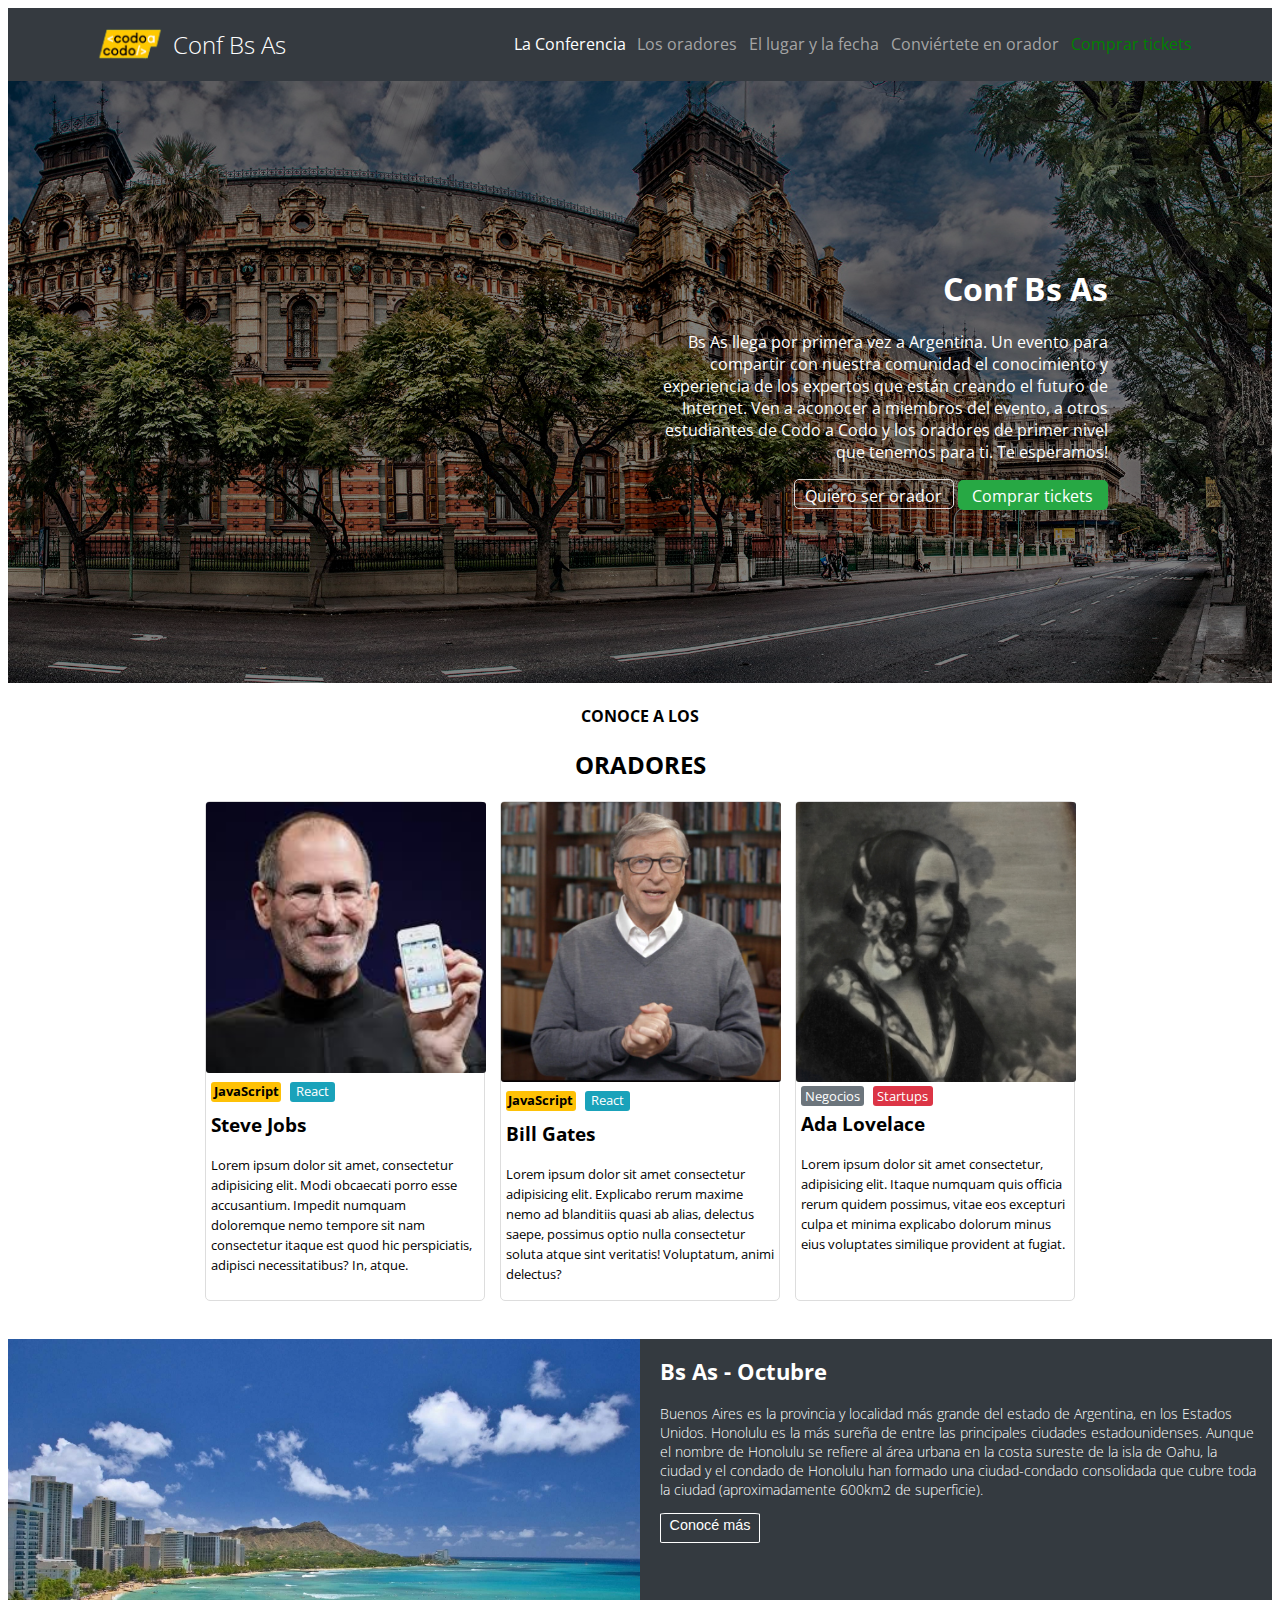
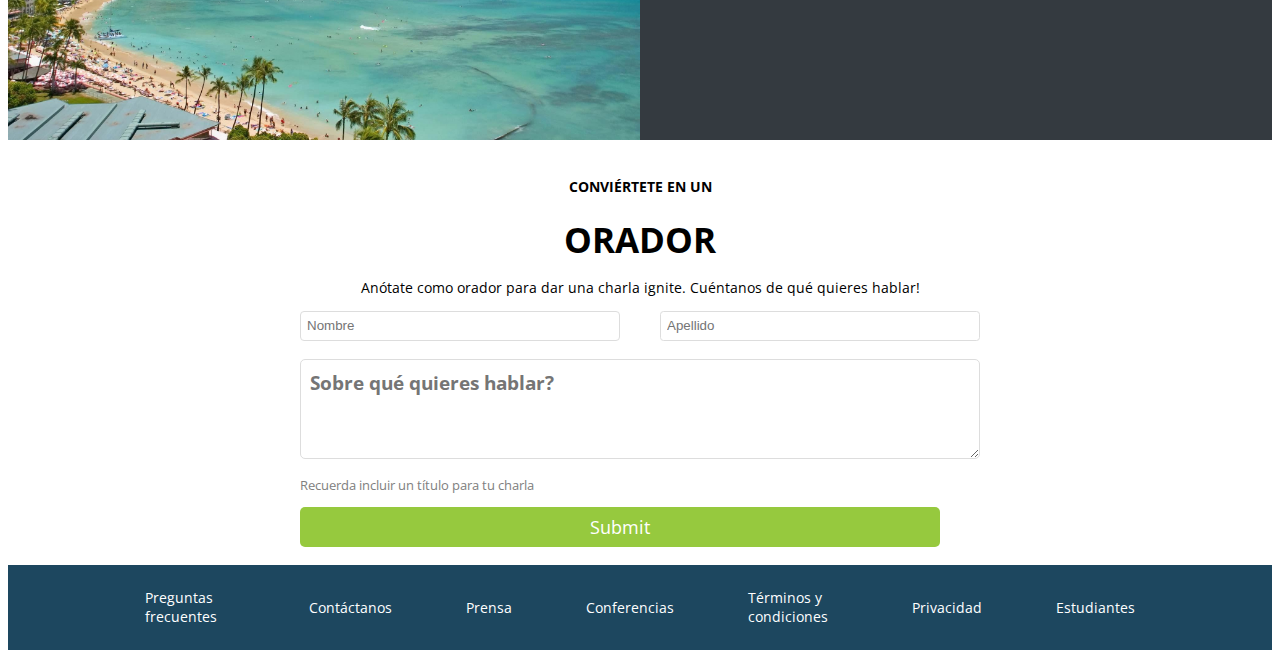
<file: index.html>
<!DOCTYPE html>
<html lang="es">
<head>
    <meta charset="UTF-8">
    <meta http-equiv="X-UA-Compatible" content="IE=edge">
    <meta name="viewport" content="width=device-width, initial-scale=1.0">
    <title>Conf Bs As</title>
    <link rel="shortcut icon" href="./favicon.ico">
    <link rel="stylesheet" href="./css/estilos.css">
</head>
<body>
    <header class="headerFlex">        
        
        <div class="logo">
        <img src="./assets/imagenes/codoacodo.png" alt="Logo de codo a codo" class="imgLogo">
        <h2 class="letraBlanca">Conf Bs As</h2>
        </div>
        
        <nav class="boxLinksNavegador">
        <a href="#" class= linkConferencia>La Conferencia</a>
        <a href="./pages/los_oradores.html" class="linksNav">Los oradores</a>
        <a href="./pages/El_lugar.html" class="linksNav">El lugar y la fecha</a>
        <a href="./pages/El_lugar.html" class="linksNav">Conviértete en orador</a>
        <a href="./pages/Comprar_tickets.html" class="linkComprarTickets">Comprar tickets</a>
        </nav>
           
    </header>

    <main>
        <div class="wrap">
            <div class="wrapTexto">
            <h1>Conf Bs As</h1>
            <p>Bs As llega por primera vez a Argentina. Un evento para compartir con nuestra comunidad el conocimiento y experiencia de los expertos que están creando el futuro de Internet. Ven a aconocer a miembros del evento, a otros estudiantes de Codo a Codo y los oradores de primer nivel que tenemos para ti. Te esperamos!</p>
            <a href class="linkQuieroSer">Quiero ser orador</a>
            <a href="./pages/Comprar_tickets.html" class="link">Comprar tickets</a>
            </div>
        </div>
        
    </main>

    <section class="conoceAlosOradores">
        <div class="conoce">
            <h4>CONOCE A LOS</h4>
            <h2>ORADORES</h2>
        </div>
        
        <div class="conoceOradores">
        <div class="boxSteveJobs">
            
            <!--Esto es una etiqueta contenedora y es una etiqueta comodín en bloque-->
    
            <img src="./assets/imagenes/steve.jpg" alt="Steve Jobs sonriendo y sosteniendo un iphone"width="280"loading= "lazy" class="bordesRedondeados">
            
            <a href class="JavascriptBoton">JavaScript</a>
            <a href class="React">React</a>
            <h3 class="TitulosTarjetasyBotones">Steve Jobs</h3>
            
            <p class="textoTarjeta">Lorem ipsum dolor sit amet, consectetur adipisicing elit. Modi obcaecati porro esse accusantium. Impedit numquam doloremque nemo tempore sit nam consectetur itaque est quod hic perspiciatis, adipisci necessitatibus? In, atque.</p>
            </div>

        <div class="boxBillGates">
            <img src="./assets/imagenes/bill.jpg" alt="Bill Gates hablando"width="280" loading="lazy" class="bordesRedondeados">
            <div class="tituloFlex">
            <a href class="JavascriptBoton">JavaScript</a>
            <a href class="React">React</a>
            <h3 class="TitulosTarjetasyBotones">Bill Gates</h3>
            </div>
            <p class="textoTarjeta">Lorem ipsum dolor sit amet consectetur adipisicing elit. Explicabo rerum maxime nemo ad blanditiis quasi ab alias, delectus saepe, possimus optio nulla consectetur soluta atque sint veritatis! Voluptatum, animi delectus?</p>
            </div>

        <div class="boxAda">
            <img src="./assets/imagenes/ada.jpeg" alt="Ada perfil derecho en escala de grises"width="280" loading="lazy" class="bordesRedondeados">
            <a href class="Negocios">Negocios</a>
            <a href class="Startups">Startups</a>
            <h3 class="TitulosTarjetasyBotones">Ada Lovelace</h3>
            <p class="textoTarjeta">Lorem ipsum dolor sit amet consectetur, adipisicing elit. Itaque numquam quis officia rerum quidem possimus, vitae eos excepturi culpa et minima explicabo dolorum minus eius voluptates similique provident at fugiat.</p>
        </div>
        </div>



    </section>

    <br>
    <section class="BsAsFlex"> 
            <img src="./assets/imagenes/honolulu.jpg" alt="Bs As" class="Honolulu">
            
            <div class="textoBsAsOctubre">
            <h2>Bs As - Octubre</h2>
            <p>Buenos Aires es la provincia y localidad más grande del estado de Argentina, en los Estados Unidos. Honolulu es la más sureña de entre las principales ciudades estadounidenses. Aunque el nombre de Honolulu se refiere al área urbana en la costa sureste de la isla de Oahu, la ciudad y el condado de Honolulu han formado una ciudad-condado consolidada que cubre toda la ciudad (aproximadamente 600km2 de superficie).</p>
            <a href="link" class="conoceMas">Conocé más</a>
            </div>
                    
    </section>

    <br>
    <section class="formulario">
        <h4 class="Conviertete">
            CONVIÉRTETE EN UN
        </h4>
        <h5 class="Orador"> ORADOR</h5>
        <p class="Anotate">Anótate como orador para dar una charla ignite. Cuéntanos de qué quieres hablar!</p>
        <!--el formulario-->
        <div>
        <form action="">
            <div class="NombreyApellido">
            <input type="text" placeholder="Nombre" class="nombre">
            <input type="text" placeholder="Apellido" class="apellido">
            </div>
            <br>
            <textarea name="" id="" cols="30" rows="10"placeholder= "Sobre qué quieres hablar?" class="sobreQue"></textarea>
            <p class="Recuerda">Recuerda incluir un título para tu charla</p>
            <div>
            <input type="submit" placeholder= "Enviar" class="botonEnviar">
            </div>
        </form>
        </div>
    </section>
    <br>
    <footer class="Footer">
        <a href="Preguntas" class="PreguntasFrecuentes">Preguntas frecuentes</a>
        <a href="Contáctanos" class="linksFooter">Contáctanos</a>
        <a href="Prensa" class="linksFooter">Prensa</a>
        <a href="Conferencias" class="linksFooter">Conferencias</a>
        <a href="Términos y condiciones" class="PreguntasFrecuentes">Términos y condiciones</a>
        <a href="Privacidad" class="linksFooter">Privacidad</a>
        <a href="Estudiantes" class="linksFooter">Estudiantes</a>
     </footer>
   
</body>
</html>
</file>
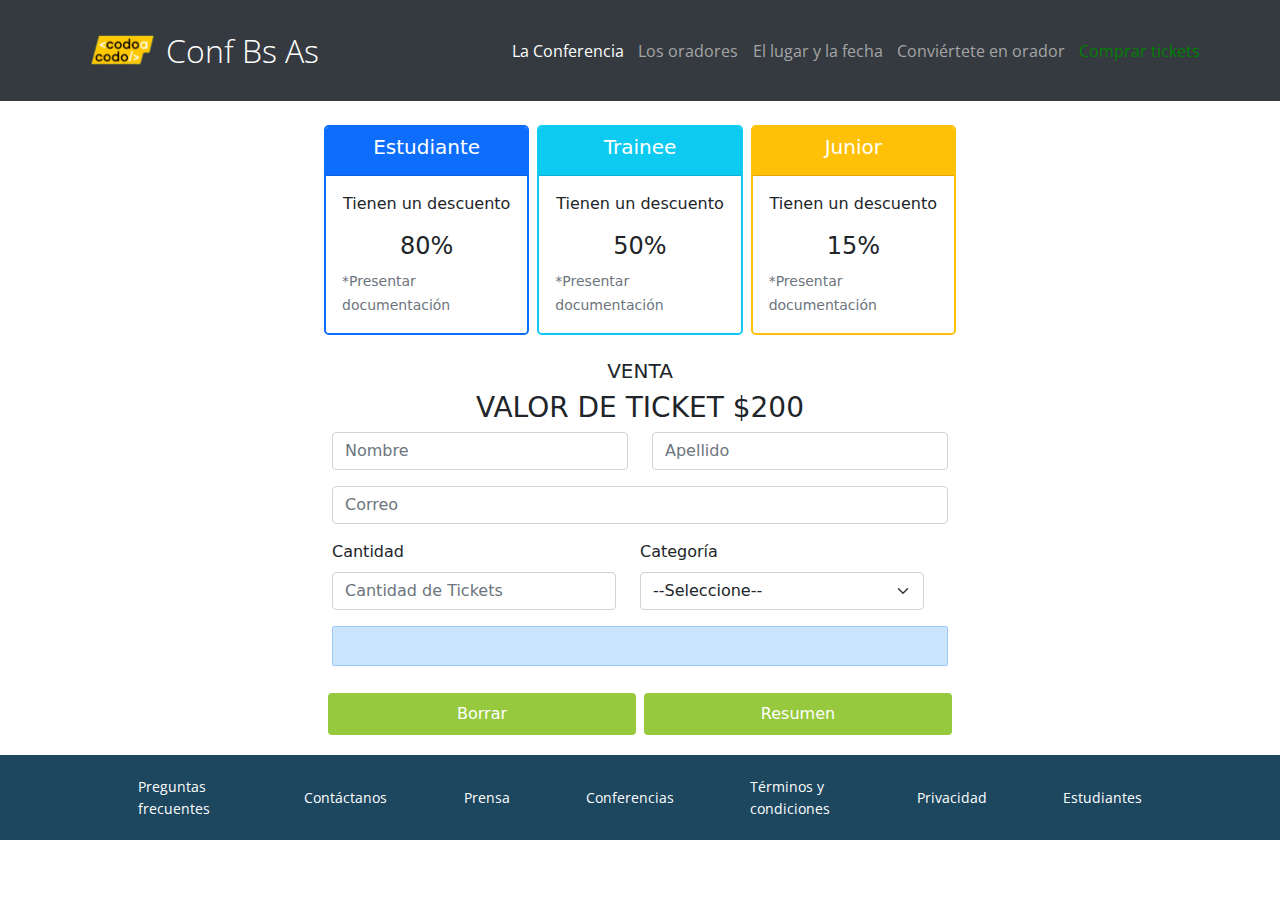
<file: pages/Comprar_tickets.html>
<!DOCTYPE html>
<html lang="es">
<head>
    <meta charset="UTF-8">
    <meta http-equiv="X-UA-Compatible" content="IE=edge">
    <meta name="viewport" content="width=device-width, initial-scale=1.0">
    <title>Comprar Tickets</title>
    <link rel="shortcut icon" href="../favicon.ico">
    <link rel="stylesheet" href="../css/bootstrap.css">
    <link rel="stylesheet" href="../css/estilos.css">
</head>
<body>
    <header class="headerFlex">        
        
        <div class="logo">
        <img src="../assets/imagenes/codoacodo.png" alt="Logo de codo a codo" class="imgLogo">
        <h2 class="letraBlanca">Conf Bs As</h2>
        </div>
        
        <nav class="boxLinksNavegador">
        <a href="../index.html" class= linkConferencia>La Conferencia</a>
        <a href="./pages/los_oradores.html" class="linksNav">Los oradores</a>
        <a href="./pages/El_lugar.html" class="linksNav">El lugar y la fecha</a>
        <a href="./Conviertete.html" class="linksNav">Conviértete en orador</a>
        <a href="#" class="linkComprarTickets">Comprar tickets</a>
        </nav>
           
    </header>
     <main>
      <div class="cardFlex">
        <div class="border border-primary border-2 rounded-3 m-1" >
          <div class="card-header text-center bg-primary">
            <h5 class="text-white">Estudiante</h5>
          </div>          
          <div class="cardBody">            
            <p class= "text-center" class="card-text">Tienen un descuento</p>
            <h4 class= "text-center">80%</h4>
            <p class="card-text"><small class="text-muted textoPresentar">*Presentar documentación</small></p>
            
          </div>
          
        </div>

        


        <div class="border border-info border-2 rounded-3 m-1">
          <div class="card-header text-center bg-info">
            <h5 class="text-white">Trainee</h5>
          </div>       
          <div class="card-body">
            <p class= "text-center" class="card-text">Tienen un descuento</p>
            <h4 class= "text-center">50%</h4>
            <p class="card-text"><small class="text-muted textoPresentar">*Presentar documentación</small></p>
          </div>
        </div>

        <div class="border border-warning border-2 rounded-3 m-1">
          <div class="card-header text-center bg-warning">
            <h5 class="text-white">Junior</h5>
          </div>     
          <div class="card-body">
            <p class="card-text text-center">Tienen un descuento</p>
            <h4 class= "text-center">15%</h4>
            <p class="card-text"><small class="text-muted textoPresentar">*Presentar documentación</small></p>
          </div>
        </div>
      </div>

      <div class="container text-center">
      <h5>VENTA</h5>
      <H3>VALOR DE TICKET $200</H3>
      </div>


      <form>

        <div class="container col-md-6">
        <div class="row justify-content-center">
        <div class="col-md-6 mb-3">
          <input type="text" class="form-control" id="nombre" placeholder="Nombre">
          <div class="is-invalid">

          </div>
          
        </div>
        <div class="col-md-6 mb-3">
          <input type="text" class="form-control" id="apellido" placeholder="Apellido">
          
        </div>
        </div>

        <div>
          <div class="col-md-12 mb-3" >
           
            <input type="text" class="form-control" id="correo" placeholder="Correo">
            
          </div>
         </div>

         <div class="col-md-12 row justify-content-evenly">
           <div class="col-md-6">
           <label for="cantidad" class="form-label">Cantidad</label>
           <input type="number" class="form-control" id="cantidadTickets" placeholder="Cantidad de Tickets">
           <div class="invalid-feedback">
           </div>
           </div> 
        
           <div class="col-md-6">
           <label for="categoriaSelect" class="form-label">Categoría</label>
           <select class="form-select" id="categoriaSelect" onchange="total_a_pagar()" required>
            <option selected>--Seleccione--</option>
            <option value=0>Ninguna</option>
            <option value=1>Estudiante</option>
            <option value=2>Trainee</option>
            <option value=3>Junior</option>
            
           </select>
           </div>
        
         </div>
        
         <div>
          <output class="mt-3 mb-3 totalaPagar container" placeholder="Total a Pagar: $" id="totalPago">
          <div class="is-invalid">
           
          </div>
         </div>

                
         <div class="col-md-12 mb-3 botonesBorrarResumen">
          <button type="reset" class="btn btn-primary col-md-6 container m-1 botonBorrar" id="btnBorrar">Borrar</button>         

          <button type="button" class="btn btn-success col-md-6 container m-1 botonBorrar" id="btnResumen">Resumen</button>

         </div>
        </div>  
      </form>
    </main>      

<footer class="Footer">
        <a href="Preguntas" class="PreguntasFrecuentes">Preguntas frecuentes</a>
        <a href="Contáctanos" class="linksFooter">Contáctanos</a>
        <a href="Prensa" class="linksFooter">Prensa</a>
        <a href="Conferencias" class="linksFooter">Conferencias</a>
        <a href="Términos y condiciones" class="PreguntasFrecuentes">Términos y condiciones</a>
        <a href="Privacidad" class="linksFooter">Privacidad</a>
        <a href="Estudiantes" class="linksFooter">Estudiantes</a>
     </footer>  
<script src="../js/comprarTickets.js"></script>


</body>
</html>
</file>
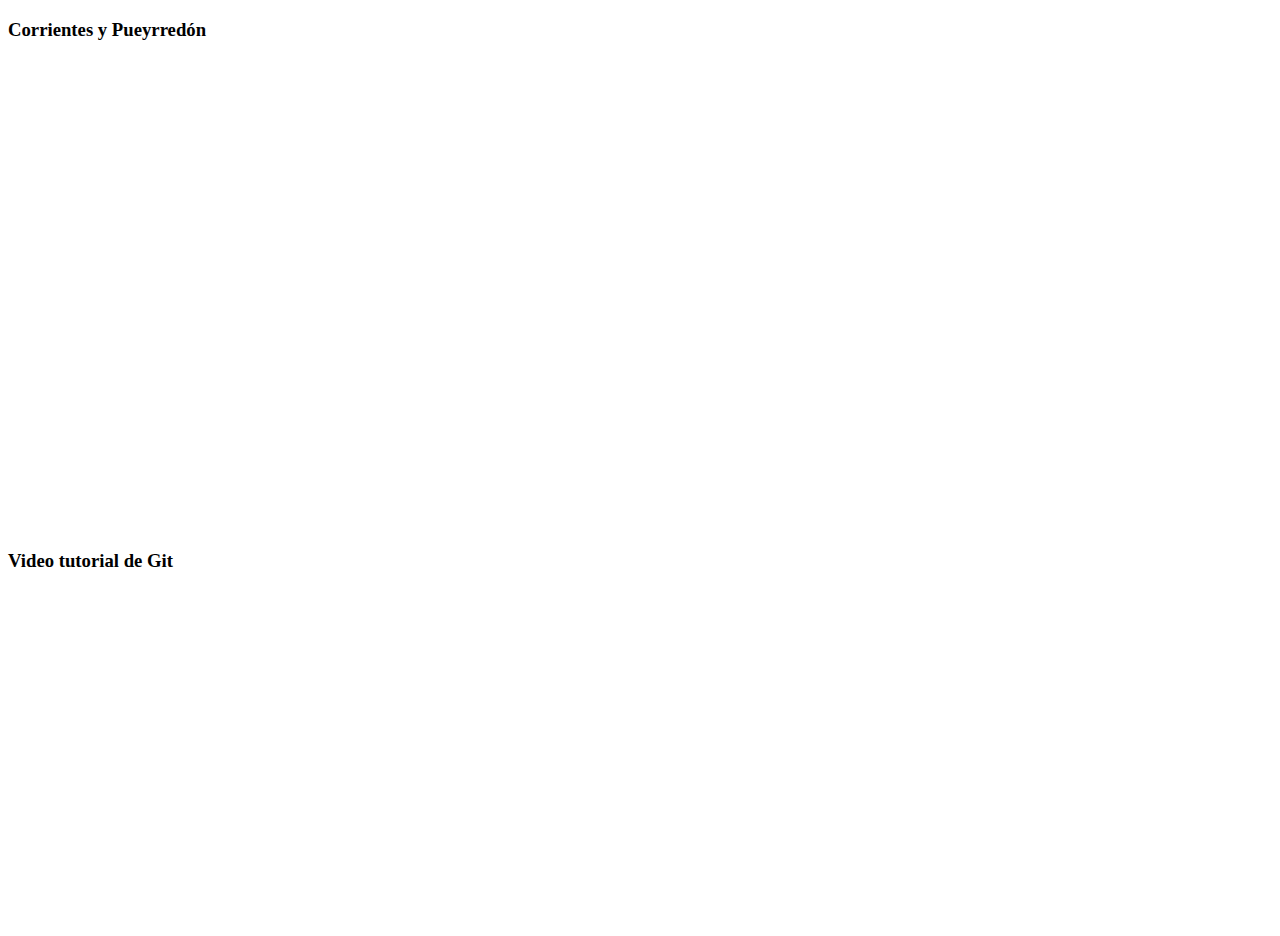
<file: pages/Conviertete.html>
<!DOCTYPE html>
<html lang="es">
<head>
    <meta charset="UTF-8">
    <meta http-equiv="X-UA-Compatible" content="IE=edge">
    <meta name="viewport" content="width=device-width, initial-scale=1.0">
    <title>Información</title>
</head>
<body>
    <h3>Corrientes y Pueyrredón</h3>
    <br>
    <iframe src="https://www.google.com/maps/embed?pb=!1m18!1m12!1m3!1d3283.985463097217!2d-58.40547489999999!3d-34.6045291!2m3!1f0!2f0!3f0!3m2!1i1024!2i768!4f13.1!3m3!1m2!1s0x95bccaed53c1c0f1%3A0x1ba0709370027b15!2sAv.%20Corrientes%20%26%20Av.%20Pueyrred%C3%B3n%2C%20C1046%20CABA!5e0!3m2!1ses!2sar!4v1661367575244!5m2!1ses!2sar" width="600" height="450" style="border:0;" allowfullscreen="" loading="lazy" referrerpolicy="no-referrer-when-downgrade"></iframe>
    <br>
    <h3>Video tutorial de Git</h3>
    <br>
    <iframe width="560" height="315" src="https://www.youtube.com/embed/ptXiQwE535s" title="YouTube video player" frameborder="0" allow="accelerometer; autoplay; clipboard-write; encrypted-media; gyroscope; picture-in-picture" allowfullscreen></iframe>
</body>
</html>
</file>
<file: css/estilos.css>
@import url('https://fonts.googleapis.com/css2?family=Open+Sans&display=swap');
* {
    box-sizing: border-box;
}
.barraNavegador{
    height: 100px;
    background-color: rgb(53, 58, 64);
    display: flex;
    align-items: center;
    justify-content: space-around;
}

.headerFlex {
    background-color: rgb(53, 58, 64);
    display: flex;
    justify-content: center;

}

.logo {
    display: flex;
    align-items: center;
    width: 40%;
    padding-left: 5rem;
}

.imgLogo {
    width: 20%;
}
.boxLinksNavegador {
    display: flex;
    width: 60%;
    justify-content: space-between;
    align-items: center;
    padding-right: 5rem;

}

.linkConferencia{
    display: inline-block;
    text-decoration: none;
    color: white;
    font-family: 'Open Sans', sans-serif;

}
.linksNav {
    display: inline-block;
    text-decoration: none;
    color: rgb(165, 165, 165);
    font-family: 'Open Sans', sans-serif;
}

.linkComprarTickets {
    color: green;
    text-decoration: none;
    font-family: 'Open Sans', sans-serif;
}
.wrap {       
    display:flex;
    align-items: center;
    justify-content:right;
    background:linear-gradient(to right,rgb(0 0 0 /.5),rgb(0 0 0 /.5)), url("ba1.jpg");
    background-size: cover;
    background-position: center;
    padding: 13%

}
.wrapTexto {
    color: white;
    width: 50%;
    text-align: right;
    font-family: 'Open Sans', sans-serif;
}
.bgBlue{
    background-color: blue;
}



.TitulosTarjetasyBotones {
    padding: 5px;
    color: black;
    font-family: 'Open Sans', sans-serif;
    margin: 0;
}


.JavascriptBoton {
    display: inline-block;
    background-color: rgb(254, 193, 6);
    text-decoration: none;
    border-radius: 3px;
    font-size: 0.8rem;
    width: 70px;
    height: 20px;
    text-align: center;
    color: black;
    font-family: 'Open Sans', sans-serif;
    font-weight: bold;
    margin: 5px;
}


.React {
    display: inline-block;
    background-color: rgb(26, 162, 186);
    text-decoration: none;
    border-radius: 3px;
    font-size: 0.8rem;
    width: 45px;
    height: 20px;
    text-align: center;
    color: white;
    
    font-family: 'Open Sans', sans-serif;

}

.Negocios {
    display: inline-block;
    background-color: rgb(108, 117, 124);
    text-decoration: none;
    border-radius: 3px;
    font-size: 0.8rem;
    width: 63px;
    height: 20px;
    text-align: center;
    color: white;
    margin: 0 5px 0 5px;  
    font-family: 'Open Sans', sans-serif;
    padding: 1px;
}

.Startups {
    display: inline-block;
    background-color: rgb(220, 53, 70);
    text-decoration: none;
    border-radius: 3px;
    font-size: 0.8rem;
    width: 60px;
    height: 20px;
    text-align: center;
    color: white;
    
    font-family: 'Open Sans', sans-serif;
    padding: 1px;

}



.boxSteveJobs{
    height: 500px;
    width: 280px;
    border: solid 1px rgb(221, 221, 221);
    border-radius: 5px;
    margin-bottom: 20px;
}  

.bordesRedondeados{
    border-radius: 3px;
}

.boxBillGates{
    height: 500px;
    width: 280px;
    border: solid 1px rgb(221, 221, 221);
    
    border-radius: 5px;
    margin-bottom: 20px;

}
.textoTarjeta {
    padding: 0 5px 0 5px;
    font-family: 'Open Sans', sans-serif;

    font-size: 0.8rem;
    line-height: 20px;


}


.boxAda{
    height: 500px;
    width: 280px;
    border: solid 1px rgb(221, 221, 221);
    
    border-radius: 5px;
    margin-bottom: 20px;
}

.Conviertete {
    color: black;
    font-family: 'Open Sans', sans-serif;
    font-weight: light;
    font-size: 0.9rem;
    margin: o auto;
    padding: 0;
    
}

.Orador {
    color: black;
    
    font-family: 'Open Sans', sans-serif;
    font-weight: light;
    font-size: 2.2rem;
    margin: 0 auto;
    padding: 0;
    font-weight: bolder;

}

.letraNegra{
    color: black;
    font-family: 'Open Sans', sans-serif;
    font-size: 0.9rem;
}

.letraBlanca{
    color: white;
    font-family: 'Open Sans', sans-serif;
    font-weight: 300;
}

.Anotate {
    
    color: black;
    font-family: 'Open Sans', sans-serif;
    font-size: 0.9rem;
}
    
.conoce{
    color: black;
    text-align: center;
    margin: 0 auto;
    font-family: 'Open Sans', sans-serif;

}
.link{
    text-decoration: none;
    color: white;
    width: 150px;
    height: 30px;
    background-color: rgb(39, 168, 68);
    display: inline-block;
    padding: 5px 10px 5px 10px;
    text-align: center;
    border-radius: 5px;
} 

.linkQuieroSer{
    text-decoration: none;
    color: white;
    width: 160px;
    height: 30px;
    display: inline-block;
    padding: 5px 10px 5px 10px;
    text-align: center;
    border-radius: 5px;
    border: solid 1px rgb(221, 221, 221);
    margin-bottom: 10px;

    
    
} 

.linkLetraVerde{
    color: rgb(39, 168, 68);
}

.conoceAlosOradores {

    justify-content: center;
}


.conoceOradores {
    display: flex; 
    width: 70%;
    margin: 0 auto;
    justify-content: space-around;
    }


.BsAsFlex {
    display: flex;
}

.Honolulu{    
    width: 50%;
}

.textoBsAsOctubre {
    padding: 0px 15px 0px 20px;    
    background-color: rgb(52, 58, 64);    
    font-size: 0.9rem;
    font-weight: 300;
    color: white;
    font-family: 'Open Sans', sans-serif;
}
    
.conoceMas {
    height: 30px;
    width: 100px;
    color: white;
    text-decoration: none;
    display: inline-block;
    font-family: 'Roboto', sans-serif;
    border: solid white 1px; border-radius: 5%;
    text-align: center;
    padding: 3.5px;
}



.navegador {
    width: 100vw;
    display: flex;
}



.formulario {
    display: flex;
    flex-direction: column;
    align-items: center;
}

.NombreyApellido {
    display: flex;
    justify-content: space-between;

}

.nombre {
    width: 320px;
    height: 30px;
    border: solid 1px rgb(221, 221, 221);
    border-radius: 4px;
    padding: 6px;
}

.apellido {
    width: 320px;
    height: 30px;
    border: solid 1px rgb(221, 221, 221);
    border-radius: 3.5px;
    padding: 6px;
}

.sobreQue {
    width: 680px;
    height: 100px;
    border: solid 1px rgb(221, 221, 221);
    border-radius: 5px;
    font-size: 1.2rem;
    font-family: 'Open Sans', sans-serif;
    padding: 9px;
    font-weight: bold;
}
.botonEnviar {
    display: inline-block;
    width: 50vw;
    height: 40px;
    background-color: rgb(150, 201, 62);
    border-radius: 5px;    
    border: none;
    color: white;
    font-size: 1.1rem;
    font-family: 'Open Sans', sans-serif;
}

.Recuerda {
    font-size: 0.8rem;
    font-family: 'Open Sans', sans-serif;
    font-weight: light;
    color: grey;
}

body footer {
    height: 85px;
    background-color: rgb(29, 71, 95);

}

.Footer {
    display: flex;
    align-items: center;    
    justify-content: space-around;
    padding: 0px 100px 0px 100px;
}


.linksFooter {
    display: inline-block;
    text-decoration: none;
    color: white;
    font-family: 'Open Sans', sans-serif;
    font-size: 0.9rem;
}

.PreguntasFrecuentes {
    display: inline-block;
    width: 90px;
    flex-direction: column;
    text-decoration: none;
    color: white;
    font-family: 'Open Sans', sans-serif;
    font-size: 0.9rem;

}

.cardFlex {
display: flex;
width: 50%;
justify-content: space-evenly;
margin: 20px auto;

}

.cardBody {
    flex: 1 1 auto;
    padding: 1rem 1rem;
    border-width: 2px;
}

.totalaPagar {
    height: 40px;
    padding: 10px;
    background-color: #CCE5FF;
    border: solid #9bc9fa 1px; border-radius: 2px;
}

.botonBorrar {
    background-color: rgb(150, 201, 62);
    border: solid rgb(150, 201, 62);
}

.botonesBorrarResumen {
    display: flex;
    align-items: center;
    justify-content: center;
}

@media screen and (max-width:768px) {

    .headerFlex {
        flex-direction: column;

    
    }

    .logo {
        width: 100%;
        justify-content: center;
        align-items: center;
        padding: 0;
    }

   

    .boxLinksNavegador {
        flex-direction: column;
        width: 100%;
        padding: 0;
    }

    .linkConferencia{
        display: inline-block;
        text-decoration: none;
        color: white;
        font-family: 'Open Sans', sans-serif;
        height: 30px;
        padding: initial;
    
    }
    .linksNav {
        display: inline-block;
        text-decoration: none;
        color: rgb(165, 165, 165);
        font-family: 'Open Sans', sans-serif;
        height: 30px;
        width: 100%;
        padding: initial;
        text-align: center;
    }

    
    .linkConferencia{
    display: inline-block;
    width: 100%;
    height: 30px;
    text-decoration: none;
    color: white;
    font-family: 'Open Sans', sans-serif;
    text-align: center;

    
    }

    .linkComprarTickets {
        color: green;
        text-decoration: none;
        width: 100%;
        height: 30px;
        font-family: 'Open Sans', sans-serif;
        text-align: center;
    }

    .conoceOradores {
        display: flex; 
        flex-direction: column;
        width: 100%;
        justify-content: center;
        align-items: center;
        margin: initial;

        }

    .BsAsFlex {
        flex-direction: column;
    }

    .Honolulu{    
        width: 100%;
    }

    .textoBsAsOctubre {
        padding: 15px 15px 20x 20px;    
        background-color: rgb(52, 58, 64);    
        font-size: 0.8rem;
        font-weight: 300;
        color: white;
        font-family: 'Open Sans', sans-serif;

    }

        
.conoceMas {
    height: 30px;
    width: 100px;
    color: white;
    text-decoration: none;
    display: inline-block;
    font-family: 'Roboto', sans-serif;
    border: solid white 1px; border-radius: 5%;
    text-align: center;
    padding: 5px;
    margin-bottom: 5px;
}

body footer {
    height: 180px;
    background-color: rgb(29, 71, 95);

}

.Footer {
    display: flex;
    flex-direction: column;
    padding: initial;
    justify-content: center;
}

.linksFooter {
    display: inline-block;
    flex-direction: column;
    text-decoration: none;
    color: white;
    font-family: 'Open Sans', sans-serif;
    font-size: 0.8rem;
    padding: 2.5px;


}

.PreguntasFrecuentes {
    text-align: center;
    display: inline-block;
    width: 100%;
    flex-direction: row;
    text-decoration: none;
    color: white;
    font-family: 'Open Sans', sans-serif;
    font-size: 0.8rem;
    padding: 2.5px;
}


.formulario {
    display: flex;
    flex-direction: column;
    align-items: center;
    justify-content: center;
}

.Anotate {
    width: 70%;
    color: black;
    font-family: 'Open Sans', sans-serif;
    font-size: 0.9rem;
    margin: 10px auto;
}

.NombreyApellido {
    display: flex;
    flex-direction: column;

}

.nombre {
    width: 100%;
    height: 30px;
    border: solid 1px rgb(221, 221, 221);
    border-radius: 4px;
    padding: 6px;
}

.apellido {
    width: 100%;
    height: 30px;
    border: solid 1px rgb(221, 221, 221);
    border-radius: 3.5px;
    padding: 6px;
}

.sobreQue {
    width: 100%;
    height: 100px;
    border: solid 1px rgb(221, 221, 221);
    border-radius: 5px;
    font-size: 1.2rem;
    font-family: 'Open Sans', sans-serif;
    padding: 9px;
    font-weight: bold;
}
.botonEnviar {
    display: inline-block;
    width: 100%;
    height: 40px;
    background-color: rgb(150, 201, 62);
    border-radius: 5px;    
    border: none;
    color: white;
    font-size: 1.1rem;
    font-family: 'Open Sans', sans-serif;
    margin: 0 auto;
    align-items: center;
    justify-content: center;
}

.cardFlex {
    display: flex;
    flex-direction: column;
    
    }

.textoPresentar {
    font-size: small;
}

.botonesBorrarResumen {
    display: flex;
    flex-direction: column;
}

}
</file>
